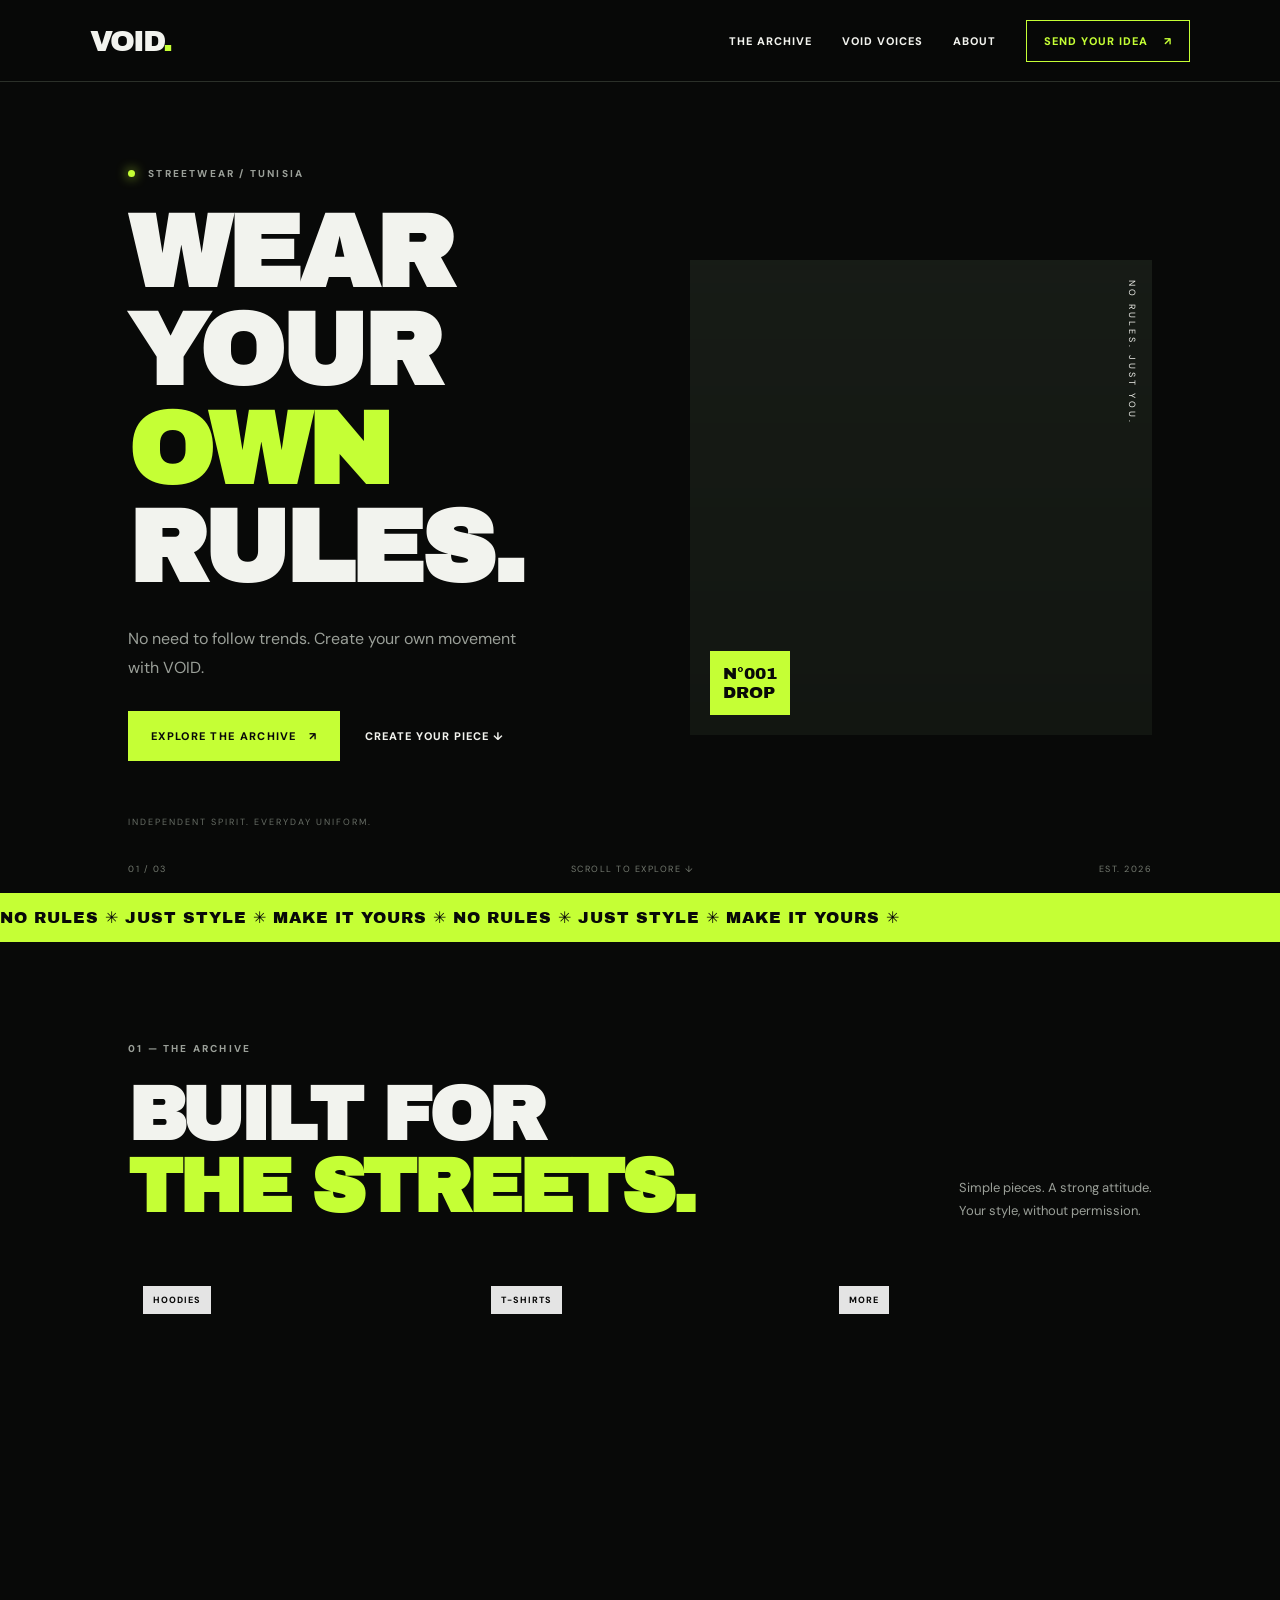
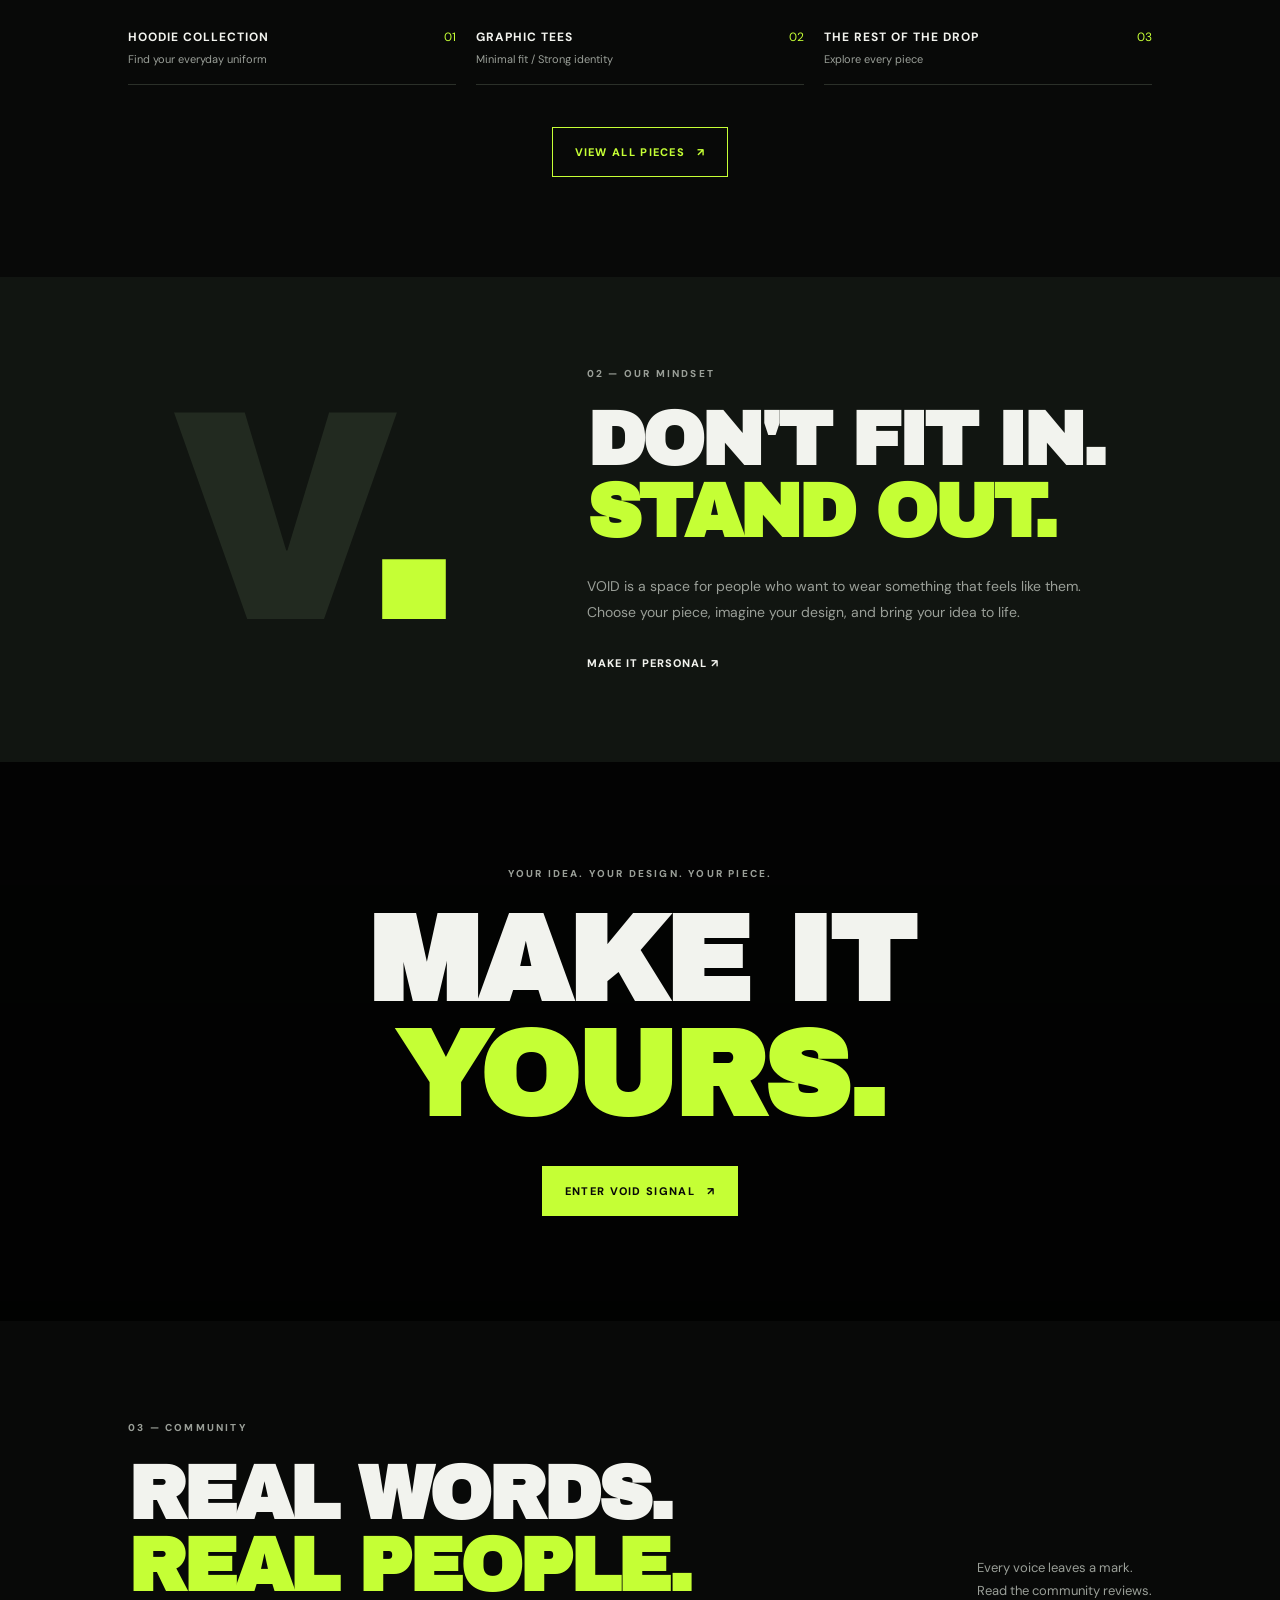
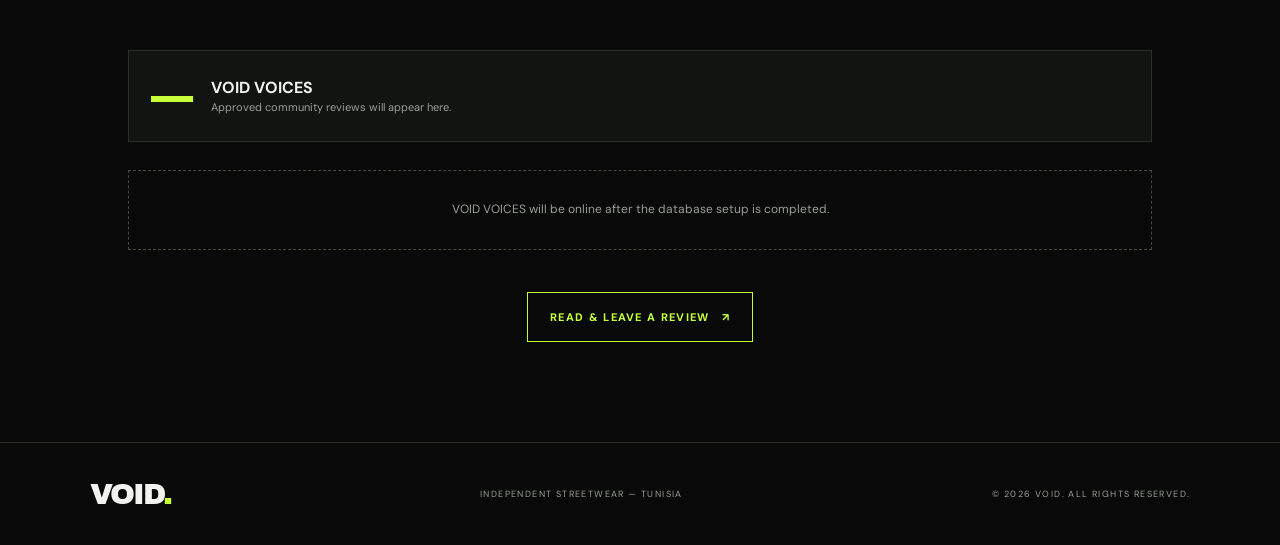
<file: index.html>
<!DOCTYPE html>
<html lang="en">
<head>
  <meta charset="UTF-8"><meta name="viewport" content="width=device-width, initial-scale=1.0">
  <meta name="description" content="VOID — Independent streetwear. Explore the archive, create your own piece and share your experience.">
  <title>VOID — Independent Streetwear</title>
  <link rel="preconnect" href="https://fonts.googleapis.com"><link rel="preconnect" href="https://fonts.gstatic.com" crossorigin>
  <link href="https://fonts.googleapis.com/css2?family=Archivo+Black&family=DM+Sans:wght@400;500;600;700;800&display=swap" rel="stylesheet">
  <link rel="stylesheet" href="style.css">
</head>
<body>
<header class="site-header">
  <a class="logo" href="index.html">VOID<span>.</span></a>
  <nav class="main-nav">
    <a href="archive.html">The Archive</a>
    <a href="voices.html">VOID Voices</a>
    <a href="index.html#about">About</a>
    <a class="nav-cta" href="custom.html">Send your idea <span>↗</span></a>
  </nav>
  <button class="menu-toggle" aria-label="Open menu" aria-expanded="false">☰</button>
</header>
<main>
  <section class="hero">
    <div class="hero-copy">
      <p class="eyebrow"><span class="live-dot"></span> STREETWEAR / TUNISIA</p>
      <h1>WEAR YOUR<br><span>OWN</span> RULES.</h1>
      <p class="hero-description">No need to follow trends. Create your own movement with VOID.</p>
      <div class="hero-actions">
        <a class="button button-primary" href="archive.html">EXPLORE THE ARCHIVE <span>↗</span></a>
        <a class="text-link" href="custom.html">CREATE YOUR PIECE ↓</a>
      </div>
      <p class="hero-note">INDEPENDENT SPIRIT. EVERYDAY UNIFORM.</p>
    </div>
    <div class="hero-visual"><div class="hero-image"></div><div class="vertical-label">NO RULES. JUST YOU.</div><div class="image-stamp">N°001<br>DROP</div></div>
    <div class="hero-bottom"><span>01 / 03</span><span>SCROLL TO EXPLORE ↓</span><span>EST. 2026</span></div>
  </section>
  <section class="ticker"><div>NO RULES ✳ JUST STYLE ✳ MAKE IT YOURS ✳ NO RULES ✳ JUST STYLE ✳ MAKE IT YOURS ✳</div></section>
  <section class="section" id="collection">
    <div class="section-heading"><div><p class="eyebrow">01 — THE ARCHIVE</p><h2>BUILT FOR<br><span>THE STREETS.</span></h2></div><p class="section-intro">Simple pieces. A strong attitude.<br>Your style, without permission.</p></div>
    <div class="product-grid">
      <article class="product-card"><div class="product-image product-one"><span class="product-tag">HOODIES</span></div><div class="product-meta"><div><h3>HOODIE COLLECTION</h3><p>Find your everyday uniform</p></div><span>01</span></div></article>
      <article class="product-card"><div class="product-image product-two"><span class="product-tag">T-SHIRTS</span></div><div class="product-meta"><div><h3>GRAPHIC TEES</h3><p>Minimal fit / Strong identity</p></div><span>02</span></div></article>
      <article class="product-card"><div class="product-image product-three"><span class="product-tag">MORE</span></div><div class="product-meta"><div><h3>THE REST OF THE DROP</h3><p>Explore every piece</p></div><span>03</span></div></article>
    </div>
    <div class="center-action"><a class="button button-outline" href="archive.html">VIEW ALL PIECES <span>↗</span></a></div>
  </section>
  <section class="about-section" id="about">
    <div class="about-mark">V<span>.</span></div>
    <div class="about-copy"><p class="eyebrow">02 — OUR MINDSET</p><h2>DON'T FIT IN.<br><span>STAND OUT.</span></h2><p>VOID is a space for people who want to wear something that feels like them. Choose your piece, imagine your design, and bring your idea to life.</p><a class="text-link" href="custom.html">MAKE IT PERSONAL ↗</a></div>
  </section>
  <section class="custom-banner"><p class="eyebrow">YOUR IDEA. YOUR DESIGN. YOUR PIECE.</p><h2>MAKE IT<br><span>YOURS.</span></h2><a class="button button-primary" href="custom.html">ENTER VOID SIGNAL <span>↗</span></a></section>
  <section class="section">
    <div class="section-heading"><div><p class="eyebrow">03 — COMMUNITY</p><h2>REAL WORDS.<br><span>REAL PEOPLE.</span></h2></div><p class="section-intro">Every voice leaves a mark.<br>Read the community reviews.</p></div>
    <div class="review-summary"><div class="review-score" id="homeReviewScore">—</div><div><strong>VOID VOICES</strong><p id="homeReviewMeta">Approved community reviews will appear here.</p></div></div>
    <div id="homeReviewPreview" class="review-list"><div class="empty-reviews">The first reviews are coming soon.</div></div>
    <div class="center-action"><a class="button button-outline" href="voices.html">READ & LEAVE A REVIEW <span>↗</span></a></div>
  </section>
</main>
<footer class="site-footer">
  <a class="logo" href="index.html">VOID<span>.</span></a>
  <p>INDEPENDENT STREETWEAR — TUNISIA</p>
  <p>© 2026 VOID. ALL RIGHTS RESERVED.</p>
</footer>
<script src="script.js"></script>
</body></html>
</file>
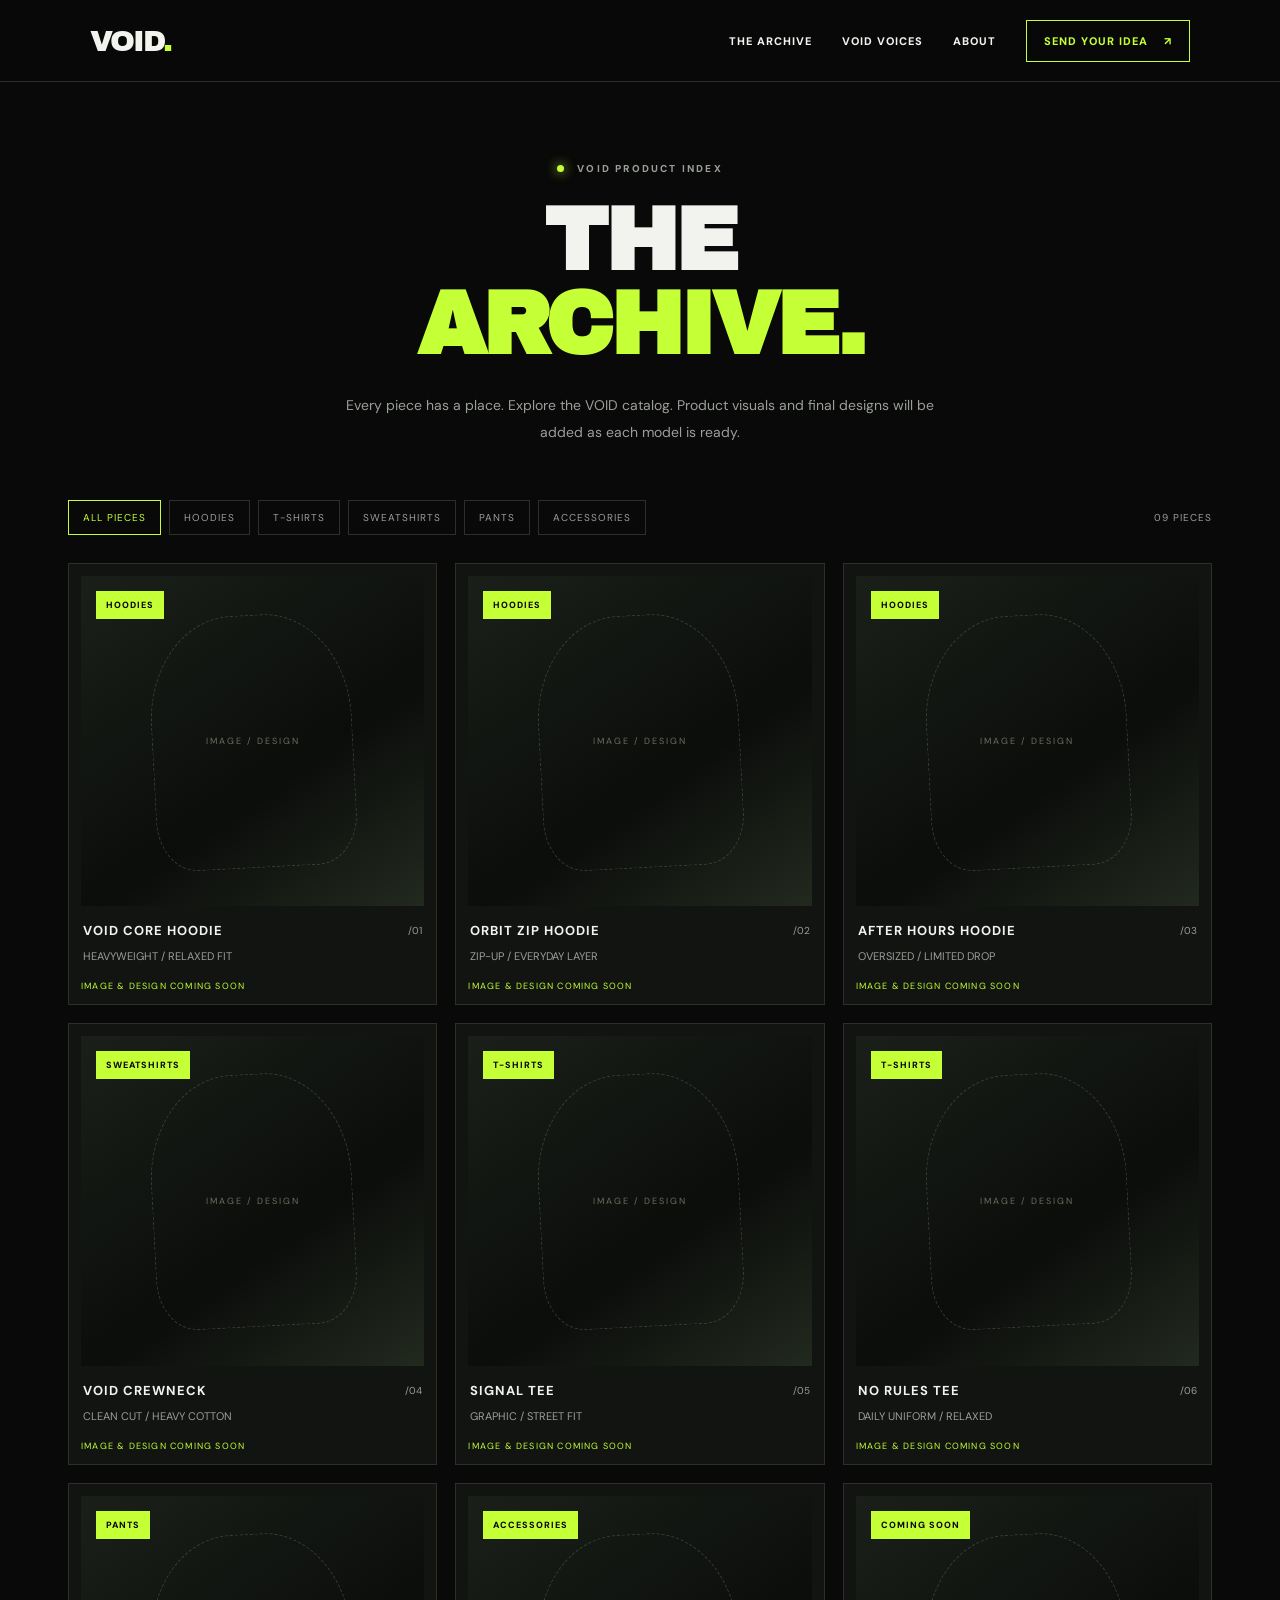
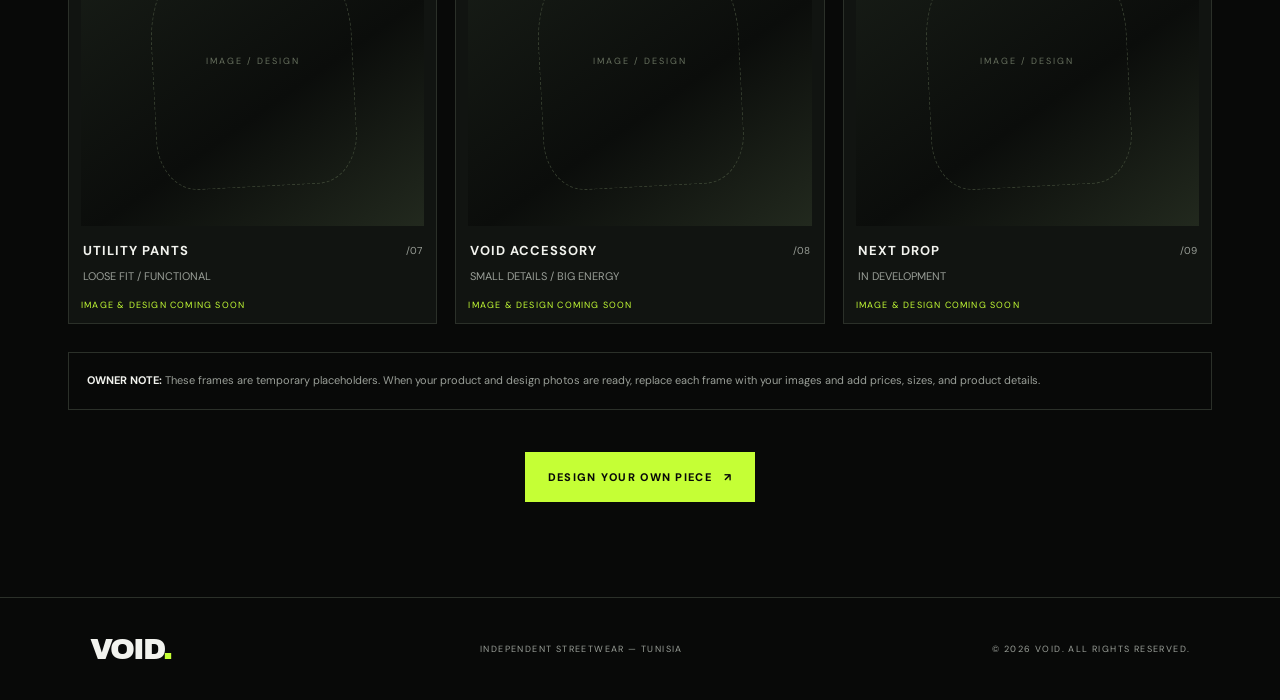
<file: archive.html>
<!DOCTYPE html><html lang="en"><head>
<meta charset="UTF-8"><meta name="viewport" content="width=device-width, initial-scale=1.0">
<title>THE ARCHIVE — VOID</title>
<link rel="preconnect" href="https://fonts.googleapis.com"><link rel="preconnect" href="https://fonts.gstatic.com" crossorigin>
<link href="https://fonts.googleapis.com/css2?family=Archivo+Black&family=DM+Sans:wght@400;500;600;700;800&display=swap" rel="stylesheet"><link rel="stylesheet" href="style.css">
</head><body><header class="site-header">
  <a class="logo" href="index.html">VOID<span>.</span></a>
  <nav class="main-nav">
    <a href="archive.html">The Archive</a>
    <a href="voices.html">VOID Voices</a>
    <a href="index.html#about">About</a>
    <a class="nav-cta" href="custom.html">Send your idea <span>↗</span></a>
  </nav>
  <button class="menu-toggle" aria-label="Open menu" aria-expanded="false">☰</button>
</header>
<main><section class="page-intro"><p class="eyebrow"><span class="live-dot"></span> VOID PRODUCT INDEX</p><h1>THE<br><span>ARCHIVE.</span></h1><p>Every piece has a place. Explore the VOID catalog. Product visuals and final designs will be added as each model is ready.</p></section>
<section class="content-wrap">
<div class="archive-tools"><div class="filter-row" id="archiveFilters">
<button class="filter-btn active" data-filter="All">ALL PIECES</button>
<button class="filter-btn" data-filter="Hoodies">HOODIES</button><button class="filter-btn" data-filter="T-shirts">T-SHIRTS</button>
<button class="filter-btn" data-filter="Sweatshirts">SWEATSHIRTS</button><button class="filter-btn" data-filter="Pants">PANTS</button><button class="filter-btn" data-filter="Accessories">ACCESSORIES</button>
</div><span class="archive-count" id="archiveCount">09 PIECES</span></div>
<div class="archive-grid" id="archiveGrid"><article class="archive-card" data-category="Hoodies">
  <div class="archive-photo" aria-label="Image produit à ajouter"><span class="product-tag">HOODIES</span></div>
  <div class="archive-card-top"><h3>VOID CORE HOODIE</h3><span class="archive-number">/01</span></div>
  <p>HEAVYWEIGHT / RELAXED FIT</p><div class="archive-status">IMAGE & DESIGN COMING SOON</div>
</article>
<article class="archive-card" data-category="Hoodies">
  <div class="archive-photo" aria-label="Image produit à ajouter"><span class="product-tag">HOODIES</span></div>
  <div class="archive-card-top"><h3>ORBIT ZIP HOODIE</h3><span class="archive-number">/02</span></div>
  <p>ZIP-UP / EVERYDAY LAYER</p><div class="archive-status">IMAGE & DESIGN COMING SOON</div>
</article>
<article class="archive-card" data-category="Hoodies">
  <div class="archive-photo" aria-label="Image produit à ajouter"><span class="product-tag">HOODIES</span></div>
  <div class="archive-card-top"><h3>AFTER HOURS HOODIE</h3><span class="archive-number">/03</span></div>
  <p>OVERSIZED / LIMITED DROP</p><div class="archive-status">IMAGE & DESIGN COMING SOON</div>
</article>
<article class="archive-card" data-category="Sweatshirts">
  <div class="archive-photo" aria-label="Image produit à ajouter"><span class="product-tag">SWEATSHIRTS</span></div>
  <div class="archive-card-top"><h3>VOID CREWNECK</h3><span class="archive-number">/04</span></div>
  <p>CLEAN CUT / HEAVY COTTON</p><div class="archive-status">IMAGE & DESIGN COMING SOON</div>
</article>
<article class="archive-card" data-category="T-shirts">
  <div class="archive-photo" aria-label="Image produit à ajouter"><span class="product-tag">T-SHIRTS</span></div>
  <div class="archive-card-top"><h3>SIGNAL TEE</h3><span class="archive-number">/05</span></div>
  <p>GRAPHIC / STREET FIT</p><div class="archive-status">IMAGE & DESIGN COMING SOON</div>
</article>
<article class="archive-card" data-category="T-shirts">
  <div class="archive-photo" aria-label="Image produit à ajouter"><span class="product-tag">T-SHIRTS</span></div>
  <div class="archive-card-top"><h3>NO RULES TEE</h3><span class="archive-number">/06</span></div>
  <p>DAILY UNIFORM / RELAXED</p><div class="archive-status">IMAGE & DESIGN COMING SOON</div>
</article>
<article class="archive-card" data-category="Pants">
  <div class="archive-photo" aria-label="Image produit à ajouter"><span class="product-tag">PANTS</span></div>
  <div class="archive-card-top"><h3>UTILITY PANTS</h3><span class="archive-number">/07</span></div>
  <p>LOOSE FIT / FUNCTIONAL</p><div class="archive-status">IMAGE & DESIGN COMING SOON</div>
</article>
<article class="archive-card" data-category="Accessories">
  <div class="archive-photo" aria-label="Image produit à ajouter"><span class="product-tag">ACCESSORIES</span></div>
  <div class="archive-card-top"><h3>VOID ACCESSORY</h3><span class="archive-number">/08</span></div>
  <p>SMALL DETAILS / BIG ENERGY</p><div class="archive-status">IMAGE & DESIGN COMING SOON</div>
</article>
<article class="archive-card" data-category="Coming Soon">
  <div class="archive-photo" aria-label="Image produit à ajouter"><span class="product-tag">COMING SOON</span></div>
  <div class="archive-card-top"><h3>NEXT DROP</h3><span class="archive-number">/09</span></div>
  <p>IN DEVELOPMENT</p><div class="archive-status">IMAGE & DESIGN COMING SOON</div>
</article></div>
<div class="archive-note"><strong>OWNER NOTE:</strong> These frames are temporary placeholders. When your product and design photos are ready, replace each frame with your images and add prices, sizes, and product details.</div>
<div class="center-action"><a class="button button-primary" href="custom.html">DESIGN YOUR OWN PIECE <span>↗</span></a></div>
</section></main><footer class="site-footer">
  <a class="logo" href="index.html">VOID<span>.</span></a>
  <p>INDEPENDENT STREETWEAR — TUNISIA</p>
  <p>© 2026 VOID. ALL RIGHTS RESERVED.</p>
</footer>
<script src="script.js"></script>
</body></html>
</file>
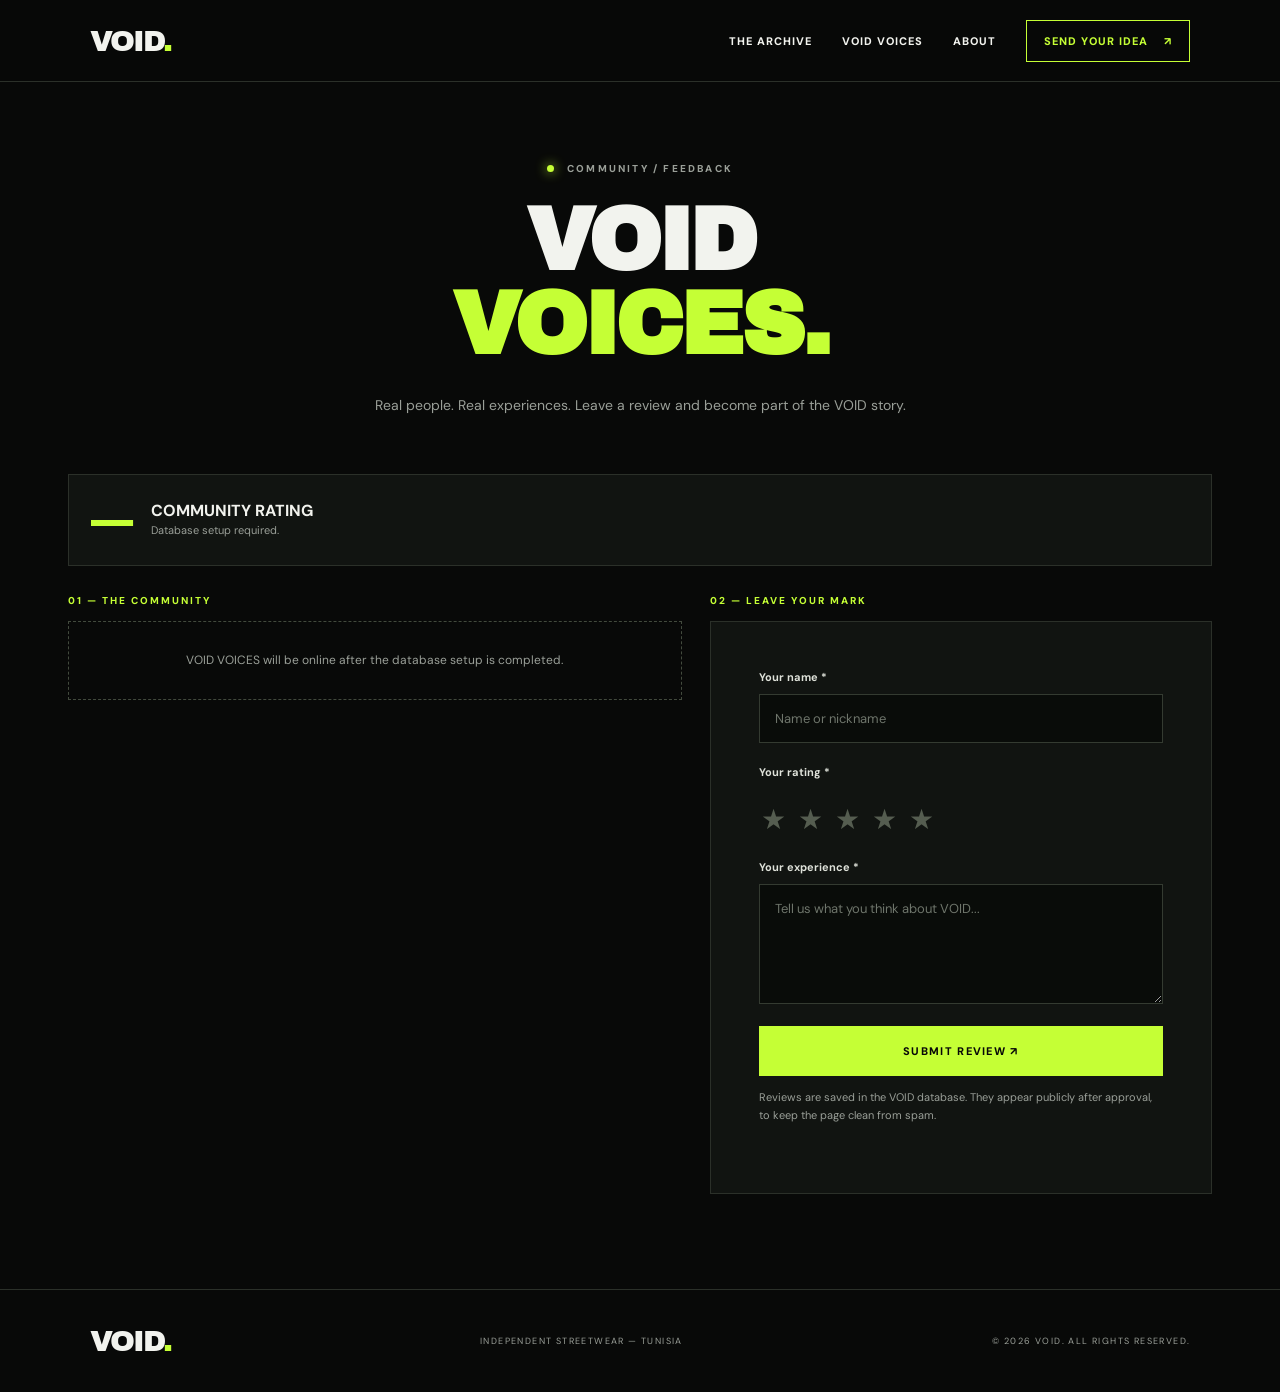
<file: voices.html>
<!DOCTYPE html><html lang="en"><head>
<meta charset="UTF-8"><meta name="viewport" content="width=device-width, initial-scale=1.0">
<title>VOID VOICES — Reviews</title>
<link rel="preconnect" href="https://fonts.googleapis.com"><link rel="preconnect" href="https://fonts.gstatic.com" crossorigin>
<link href="https://fonts.googleapis.com/css2?family=Archivo+Black&family=DM+Sans:wght@400;500;600;700;800&display=swap" rel="stylesheet"><link rel="stylesheet" href="style.css">
</head><body><header class="site-header">
  <a class="logo" href="index.html">VOID<span>.</span></a>
  <nav class="main-nav">
    <a href="archive.html">The Archive</a>
    <a href="voices.html">VOID Voices</a>
    <a href="index.html#about">About</a>
    <a class="nav-cta" href="custom.html">Send your idea <span>↗</span></a>
  </nav>
  <button class="menu-toggle" aria-label="Open menu" aria-expanded="false">☰</button>
</header>
<main><section class="page-intro"><p class="eyebrow"><span class="live-dot"></span> COMMUNITY / FEEDBACK</p><h1>VOID<br><span>VOICES.</span></h1><p>Real people. Real experiences. Leave a review and become part of the VOID story.</p></section>
<section class="content-wrap">
<div class="review-summary"><div class="review-score" id="reviewAverage">—</div><div><strong>COMMUNITY RATING</strong><p id="reviewCount">Loading reviews...</p></div></div>
<div class="review-layout">
<div><p class="section-kicker">01 — THE COMMUNITY</p><div class="review-list" id="reviewList"><div class="empty-reviews">Loading approved reviews...</div></div></div>
<div><p class="section-kicker">02 — LEAVE YOUR MARK</p>
<form id="reviewForm" class="review-form">
<label class="field"><span>Your name *</span><input name="review_name" maxlength="60" placeholder="Name or nickname" required></label>
<label class="field"><span>Your rating *</span></label>
<div class="rating-picker" id="ratingPicker" aria-label="Choose a rating">
<button type="button" data-rating="1" aria-label="1 star">★</button><button type="button" data-rating="2" aria-label="2 stars">★</button><button type="button" data-rating="3" aria-label="3 stars">★</button><button type="button" data-rating="4" aria-label="4 stars">★</button><button type="button" data-rating="5" aria-label="5 stars">★</button>
</div>
<label class="field"><span>Your experience *</span><textarea name="review_message" rows="5" maxlength="1000" placeholder="Tell us what you think about VOID..." required></textarea></label>
<button class="button button-primary" id="reviewSubmit" type="submit">SUBMIT REVIEW ↗</button>
<p class="notice">Reviews are saved in the VOID database. They appear publicly after approval, to keep the page clean from spam.</p>
<p class="form-result" id="reviewResult" role="status" aria-live="polite"></p>
</form></div></div>
</section></main><footer class="site-footer">
  <a class="logo" href="index.html">VOID<span>.</span></a>
  <p>INDEPENDENT STREETWEAR — TUNISIA</p>
  <p>© 2026 VOID. ALL RIGHTS RESERVED.</p>
</footer>
<script src="script.js"></script>
</body></html>
</file>
<file: style.css>
[hidden]{display:none !important}
*{box-sizing:border-box;margin:0;padding:0}
:root{--black:#080908;--panel:#111411;--panel2:#151a15;--white:#f2f3ee;--muted:#9a9f98;--lime:#c5ff35;--line:#2b3029;--red:#ff7777}
html{scroll-behavior:smooth}
body{background:var(--black);color:var(--white);font-family:"DM Sans",Arial,sans-serif}
a{color:inherit;text-decoration:none}
button,input,textarea,select{font:inherit}
.site-header{height:82px;padding:0 7%;display:flex;align-items:center;justify-content:space-between;border-bottom:1px solid var(--line);position:sticky;top:0;z-index:10;background:rgba(8,9,8,.96);backdrop-filter:blur(12px)}
.logo{font-family:"Archivo Black",sans-serif;font-size:30px;letter-spacing:-2px}.logo span,.about-mark span{color:var(--lime)}
.main-nav{display:flex;align-items:center;gap:30px;font-size:11px;text-transform:uppercase;font-weight:800;letter-spacing:1px}
.main-nav a:hover,.text-link:hover{color:var(--lime)}
.nav-cta{border:1px solid var(--lime);padding:13px 17px;color:var(--lime)}
.nav-cta span,.button span{margin-left:12px}
.menu-toggle{display:none;background:none;border:0;color:var(--white);font-size:25px;cursor:pointer}
.hero{min-height:650px;padding:85px 10% 65px;position:relative;display:grid;grid-template-columns:1.05fr .95fr;align-items:center;gap:5%}
.hero-copy{position:relative;z-index:1}.eyebrow{font-size:10px;letter-spacing:2.2px;font-weight:800;color:var(--muted);margin-bottom:24px}
.live-dot{display:inline-block;width:7px;height:7px;border-radius:50%;background:var(--lime);margin-right:9px;box-shadow:0 0 12px var(--lime)}
h1,h2{font-family:"Archivo Black",sans-serif;letter-spacing:-3px;line-height:.96}
.hero h1{font-size:clamp(58px,8vw,110px)}h1 span,h2 span{color:var(--lime)}
.hero-description{max-width:410px;color:var(--muted);line-height:1.8;margin:28px 0}
.hero-actions{display:flex;align-items:center;gap:25px;flex-wrap:wrap}
.button{display:inline-flex;align-items:center;justify-content:center;padding:17px 22px;font-size:11px;letter-spacing:1.3px;font-weight:800;border:1px solid var(--lime);transition:.2s;cursor:pointer}
.button-primary{background:var(--lime);color:var(--black)}.button-primary:hover{background:var(--white);border-color:var(--white)}
.button-outline{color:var(--lime)}.button-outline:hover{background:var(--lime);color:var(--black)}
.text-link{font-size:11px;font-weight:800;letter-spacing:1px}
.hero-note{font-size:9px;letter-spacing:2px;color:#686e66;margin-top:55px}
.hero-visual{height:475px;position:relative;background:#181d17;overflow:hidden}
.hero-image{position:absolute;inset:0;background:linear-gradient(0deg,rgba(0,0,0,.25),rgba(0,0,0,.05)),url("https://images.unsplash.com/photo-1556821840-3a63f95609a7?auto=format&fit=crop&w=1100&q=85") center/cover;filter:grayscale(100%)}
.vertical-label{position:absolute;right:14px;top:20px;writing-mode:vertical-rl;font-size:9px;letter-spacing:3px}
.image-stamp{position:absolute;bottom:20px;left:20px;background:var(--lime);color:var(--black);font-family:"Archivo Black";font-size:17px;padding:13px}
.hero-bottom{position:absolute;bottom:18px;left:10%;right:10%;display:flex;justify-content:space-between;color:#747a70;font-size:9px;letter-spacing:1.5px}
.ticker{overflow:hidden;background:var(--lime);color:var(--black);padding:15px 0;font-family:"Archivo Black";font-size:16px;white-space:nowrap;letter-spacing:1px}
.ticker div{width:max-content}
.section{padding:100px 10%}.section-heading{display:flex;align-items:end;justify-content:space-between;margin-bottom:48px}
.section-heading h2,.about-copy h2{font-size:clamp(43px,6vw,75px)}
.section-intro{color:var(--muted);font-size:13px;line-height:1.8}
.product-grid{display:grid;grid-template-columns:repeat(3,1fr);gap:20px}
.product-image{height:340px;position:relative;background-size:cover;background-position:center;filter:grayscale(100%)}
.product-one{background-image:url("https://images.unsplash.com/photo-1556821840-3a63f95609a7?auto=format&fit=crop&w=700&q=80")}
.product-two{background-image:url("https://images.unsplash.com/photo-1521572163474-6864f9cf17ab?auto=format&fit=crop&w=700&q=80")}
.product-three{background-image:url("https://images.unsplash.com/photo-1515886657613-9f3515b0c78f?auto=format&fit=crop&w=700&q=80")}
.product-tag{position:absolute;top:15px;left:15px;background:var(--lime);color:var(--black);padding:8px 10px;font-size:9px;font-weight:800;letter-spacing:1px}
.product-meta{display:flex;justify-content:space-between;padding:18px 0;border-bottom:1px solid var(--line)}
.product-meta h3{font-size:12px;letter-spacing:1px}.product-meta p{color:var(--muted);font-size:11px;margin-top:7px}.product-meta>span{color:var(--lime);font-size:12px}
.center-action{text-align:center;margin-top:42px}
.about-section{padding:90px 10%;background:#111511;display:grid;grid-template-columns:.8fr 1.2fr;align-items:center;gap:8%}
.about-mark{font-family:"Archivo Black";font-size:clamp(150px,25vw,300px);line-height:1;color:#222a20;text-align:center}
.about-copy p:not(.eyebrow){max-width:510px;color:var(--muted);font-size:14px;line-height:1.9;margin:25px 0}
.custom-banner{text-align:center;padding:105px 20px;background:linear-gradient(rgba(0,0,0,.65),rgba(0,0,0,.82)),url("https://images.unsplash.com/photo-1523398002811-999ca8dec234?auto=format&fit=crop&w=1500&q=80") center/cover}
.custom-banner h2{font-size:clamp(65px,10vw,120px);margin-bottom:32px}
.site-footer{padding:35px 7%;border-top:1px solid var(--line);display:flex;align-items:center;justify-content:space-between;gap:20px}
.site-footer p{font-size:9px;letter-spacing:1.4px;color:var(--muted)}
/* shared page layouts */
.page-intro{max-width:850px;margin:0 auto;text-align:center;padding:80px 22px 55px}
.page-intro h1{font-size:clamp(48px,8vw,88px)}
.page-intro>p:last-child{max-width:620px;margin:24px auto 0;color:var(--muted);font-size:14px;line-height:1.9}
.content-wrap{max-width:1200px;margin:auto;padding:0 28px 95px}
.section-kicker{font-size:10px;color:var(--lime);font-weight:800;letter-spacing:2px;margin-bottom:14px}
.archive-tools{display:flex;justify-content:space-between;align-items:center;gap:18px;margin-bottom:28px;flex-wrap:wrap}
.filter-row{display:flex;gap:8px;flex-wrap:wrap}
.filter-btn{background:transparent;border:1px solid var(--line);color:var(--muted);padding:10px 14px;font-size:10px;letter-spacing:1px;cursor:pointer}
.filter-btn.active,.filter-btn:hover{border-color:var(--lime);color:var(--lime)}
.archive-count{font-size:10px;color:var(--muted);letter-spacing:1px}
.archive-grid{display:grid;grid-template-columns:repeat(3,1fr);gap:18px}
.archive-card{background:var(--panel);border:1px solid var(--line);padding:12px;transition:.2s}
.archive-card:hover{border-color:#66734f;transform:translateY(-3px)}
.archive-photo{height:330px;background:linear-gradient(145deg,#1a2019,#0b0d0b 60%,#22291e);display:flex;align-items:center;justify-content:center;position:relative;overflow:hidden}
.archive-photo:before{content:"";width:58%;height:76%;border:1px dashed #4a5540;opacity:.65;border-radius:42% 42% 20% 20%;transform:rotate(-3deg)}
.archive-photo:after{content:"IMAGE / DESIGN";position:absolute;font-size:9px;letter-spacing:2px;color:#68715f}
.archive-photo img{width:100%;height:100%;object-fit:cover;position:absolute;inset:0;z-index:1}
.archive-card-top{display:flex;justify-content:space-between;align-items:center;margin:16px 2px 8px}
.archive-card h3{font-size:13px;letter-spacing:1px}
.archive-card p{font-size:11px;color:var(--muted);line-height:1.7;margin:8px 2px 14px}
.archive-status{font-size:9px;color:var(--lime);letter-spacing:1.2px}
.archive-number{font-size:10px;color:var(--muted)}
.archive-note{margin-top:28px;border:1px solid var(--line);padding:18px;color:var(--muted);font-size:11px;line-height:1.8}
.archive-note strong{color:var(--white)}
/* custom request form */
.custom-main{max-width:1000px;margin:0 auto;padding:20px 28px 100px}
.custom-intro{text-align:center;max-width:650px;margin:0 auto 55px}
.custom-intro .eyebrow{margin-bottom:20px}.custom-intro h1{font-size:clamp(52px,8vw,88px)}
.custom-intro>p:last-child{color:var(--muted);line-height:1.8;margin:24px auto 0;max-width:540px;font-size:14px}
.custom-form,.review-form{background:var(--panel);border:1px solid var(--line);padding:clamp(22px,5vw,48px)}
.form-heading{display:flex;justify-content:space-between;align-items:center;border-bottom:1px solid var(--line);padding-bottom:14px;margin:18px 0 25px;font-size:10px;font-weight:800;letter-spacing:1.6px;color:var(--lime)}
.form-heading:first-child{margin-top:0}.required-note{color:var(--muted);font-size:9px;letter-spacing:0;text-transform:none}
.form-grid{display:grid;grid-template-columns:1fr 1fr;gap:20px}
.field{display:flex;flex-direction:column;gap:10px;margin-bottom:22px}
.field>span{font-size:11px;font-weight:700;color:#dfe2da}
.field input,.field select,.field textarea{width:100%;background:#090c09;border:1px solid #343b31;color:var(--white);padding:15px;font:inherit;font-size:13px;outline:none;border-radius:0}
.field input:focus,.field select:focus,.field textarea:focus{border-color:var(--lime)}
.field input::placeholder,.field textarea::placeholder{color:#6e756b}
.field select{appearance:auto}.field textarea{resize:vertical;min-height:120px}
.upload-zone{min-height:190px;border:1px dashed #59634e;background:#0c100b;display:flex;align-items:center;justify-content:center;flex-direction:column;gap:9px;cursor:pointer;text-align:center;padding:20px;margin-bottom:20px;transition:.2s}
.upload-zone:hover{border-color:var(--lime);background:#11180d}.upload-zone input{display:none}
.upload-icon{font-size:35px;color:var(--lime);line-height:1}.upload-zone strong{font-size:13px}.upload-zone span:not(.upload-icon){font-size:11px;color:var(--muted)}.upload-zone small{font-size:9px;color:#70786a;margin-top:5px}
.preview-box{display:flex;align-items:center;gap:15px;background:#090c09;border:1px solid var(--line);padding:12px;margin:0 0 22px}
.preview-box img{width:75px;height:75px;object-fit:cover}.preview-box div{display:flex;flex-direction:column;gap:6px;min-width:0}.preview-box strong{font-size:11px;overflow-wrap:anywhere}.preview-box span{font-size:10px;color:var(--muted)}
.remove-file{margin-left:auto;background:none;border:0;color:var(--lime);font:inherit;font-size:11px;cursor:pointer}
.form-foot{border-top:1px solid var(--line);padding-top:25px;display:flex;align-items:center;justify-content:space-between;gap:20px}
.form-foot p{font-size:10px;line-height:1.6;color:var(--muted);max-width:330px}.submit-button{border:0}.submit-button:disabled{opacity:.55;cursor:wait}
.form-result{font-size:12px;line-height:1.6;margin-top:18px}.form-result.success{color:var(--lime)}.form-result.error{color:var(--red)}
/* reviews / VOID VOICES */
.review-summary{display:flex;align-items:center;gap:18px;margin-bottom:28px;padding:22px;border:1px solid var(--line);background:var(--panel)}
.review-score{font-family:"Archivo Black";font-size:42px;color:var(--lime)}
.review-summary p{font-size:11px;color:var(--muted);line-height:1.7}
.review-layout{display:grid;grid-template-columns:1.1fr .9fr;gap:28px;align-items:start}
.review-list{display:grid;gap:12px}
.review-card{border:1px solid var(--line);background:var(--panel);padding:22px}
.review-card-top{display:flex;justify-content:space-between;gap:10px;align-items:center}
.review-card strong{font-size:12px;letter-spacing:.5px}
.review-stars{color:var(--lime);letter-spacing:3px;font-size:13px}
.review-card p{font-size:12px;color:#c5c9c1;line-height:1.8;margin-top:14px;overflow-wrap:anywhere}
.review-date{font-size:9px;color:var(--muted);margin-top:14px}
.empty-reviews{border:1px dashed #424a3d;padding:28px;text-align:center;color:var(--muted);font-size:12px;line-height:1.8}
.rating-picker{display:flex;gap:8px;margin:2px 0 22px}
.rating-picker button{background:none;border:0;color:#555d50;font-size:28px;cursor:pointer;padding:0 2px}
.rating-picker button.selected{color:var(--lime)}
.review-form .button{width:100%}
.notice{font-size:11px;color:var(--muted);line-height:1.7;margin:12px 0 20px}
.back-link{display:none;color:var(--lime);font-size:12px}
@media(max-width:900px){.archive-grid{grid-template-columns:repeat(2,1fr)}}
@media(max-width:760px){
 .site-header{height:70px;padding:0 6%}.menu-toggle{display:block}.main-nav{display:none;position:absolute;top:69px;left:0;right:0;background:#101410;padding:25px 6%;flex-direction:column;align-items:flex-start;gap:22px;border-bottom:1px solid var(--line)}.main-nav.nav-open{display:flex}
 .hero{padding:65px 7% 75px;grid-template-columns:1fr;gap:35px}.hero-visual{height:370px}.hero-note{margin-top:35px}.hero-bottom{left:7%;right:7%}
 .section{padding:75px 7%}.section-heading{display:block}.section-intro{margin-top:22px}.product-grid{grid-template-columns:1fr;gap:30px}.product-image{height:390px}
 .about-section{padding:70px 7%;grid-template-columns:1fr;gap:15px}.about-mark{font-size:150px}.custom-banner{padding:85px 15px}
 .site-footer{padding:30px 7%;flex-direction:column;align-items:flex-start}.site-footer p{line-height:1.5}
 .custom-main{padding:55px 16px 70px}.form-grid{grid-template-columns:1fr;gap:0}.form-foot{align-items:stretch;flex-direction:column}.submit-button{width:100%}.back-link{display:block}
 .archive-grid{grid-template-columns:1fr}.archive-photo{height:390px}.content-wrap{padding:0 16px 70px}.page-intro{padding:62px 18px 42px}
 .review-layout{grid-template-columns:1fr}.review-summary{align-items:flex-start}
}

/* International phone country flag picker */
.field-hint{display:block;color:var(--muted);font-size:10px;line-height:1.6;margin-top:-3px}
.selected-country{display:flex;align-items:center;gap:10px;min-height:46px;padding:9px 12px;background:#090c09;border:1px solid #343b31}
.selected-country img{width:28px;height:19px;object-fit:cover;border:1px solid #ffffff22}
.selected-country strong{font-size:12px;color:var(--white);font-weight:700}
.selected-country span{margin-left:auto;color:var(--lime);font-size:12px;font-weight:800}
.flag-shortcuts{display:flex;flex-wrap:wrap;gap:8px;margin:2px 0 4px}
.flag-choice{display:flex;align-items:center;gap:6px;min-width:58px;padding:7px 9px;background:#090c09;border:1px solid #343b31;color:var(--muted);cursor:pointer;font:inherit;font-size:10px;transition:.18s}
.flag-choice img{width:22px;height:15px;object-fit:cover}
.flag-choice:hover,.flag-choice.active{border-color:var(--lime);color:var(--lime);background:#151b11}
.flag-choice.more-countries{color:var(--lime);font-weight:800}
.country-browser{border:1px solid var(--line);background:#090c09;padding:12px;margin:0 0 8px}
.country-browser[hidden]{display:none}
.country-browser>input{width:100%;background:#151915;border:1px solid #343b31;color:var(--white);padding:11px;font:inherit;font-size:12px;margin-bottom:10px;outline:none}
.country-browser>input:focus{border-color:var(--lime)}
.country-grid{display:grid;grid-template-columns:repeat(2,minmax(0,1fr));gap:6px;max-height:230px;overflow:auto}
.country-option{display:flex;align-items:center;gap:8px;text-align:left;padding:8px;background:#111511;border:1px solid #242b22;color:var(--white);cursor:pointer;font:inherit;font-size:10px;min-width:0}
.country-option:hover{border-color:var(--lime)}
.country-option img{width:22px;height:15px;object-fit:cover;flex-shrink:0}
.country-option span{overflow:hidden;text-overflow:ellipsis;white-space:nowrap;flex:1}
.country-option strong{color:var(--lime);font-size:10px;white-space:nowrap}
.phone-field>input{width:100%;background:#090c09;border:1px solid #343b31;color:var(--white);padding:15px;font:inherit;font-size:13px;outline:none;border-radius:0}
.phone-field>input:focus{border-color:var(--lime)}

.iti{width:100%}.iti input{width:100%}.iti__country-container{display:none!important}
.custom-options {
    display: flex;
    flex-direction: column;
    gap: 18px;
    margin-top: 18px;
}

.option-group .form-heading {
    color: #b6ff00;  
    letter-spacing: 2px;
    margin-bottom: 10px;
}

.size-options,
.color-options {
    display: flex;
    gap: 9px;
    flex-wrap: wrap;
}

.size-options button {
    background: #111;
    color: white;
    border: 1px solid #333;
    padding: 9px 14px;
    cursor: pointer;
}

.size-options button:hover {
    border-color: #b6ff00;
    color: #b6ff00;
}

.color-btn {
    width: 29px;
    height: 29px;
    border-radius: 50%;
    border: 2px solid #444;
    cursor: pointer;
}

.black { background: #000; }
.white { background: #fff; }
.grey { background: #888; }
.red { background: #e32636; }
.blue { background: #1769ff; }
.beige { background: #d8c3a5; }

.color-btn:hover {
    outline: 2px solid #b6ff00;
    outline-offset: 3px;
}
/* Selected size */
.size-options button.active {
    background: #b6ff00;
    color: #000;
    border-color: #b6ff00;
}

/* Selected color */
.color-btn.active {
    outline: 2px solid #b6ff00;
    outline-offset: 4px;
    border-color: #b6ff00;
}
/* EMAIL INPUT */
#client_email {
    width: 100%;
    padding: 14px 16px;
    background: #111;
    border: 1px solid #333;
    border-radius: 6px;
    color: #fff;
    font-size: 14px;
    font-family: inherit;
    outline: none;
    transition: 0.3s ease;
    box-sizing: border-box;
}

#client_email::placeholder {
    color: #777;
}

#client_email:focus {
    border-color: #b6ff00;
    box-shadow: 0 0 0 2px rgba(182, 255, 0, 0.12);
}

#client_email:invalid:not(:placeholder-shown) {
    border-color: #ff4444;
}
/* EMAIL - MATCH PHONE INPUT THEME */
#client_email {
    width: 100%;
    height: 60px;
    padding: 0 18px;
    background: #080c08;
    border: 1px solid #343c32;
    border-radius: 0;
    color: #ffffff;
    font-family: inherit;
    font-size: 15px;
    outline: none;
    box-sizing: border-box;
    transition: border-color 0.3s ease;
}

#client_email::placeholder {
    color: #718078;
}

#client_email:focus {
    border-color: #b6ff00;
    box-shadow: none;
}

/* EMAIL LABEL */
label[for="client_email"] {
    display: block;
    margin-bottom: 12px;
    color: #ffffff;
    font-size: 10px;
    font-weight: 600;
}
</file>
